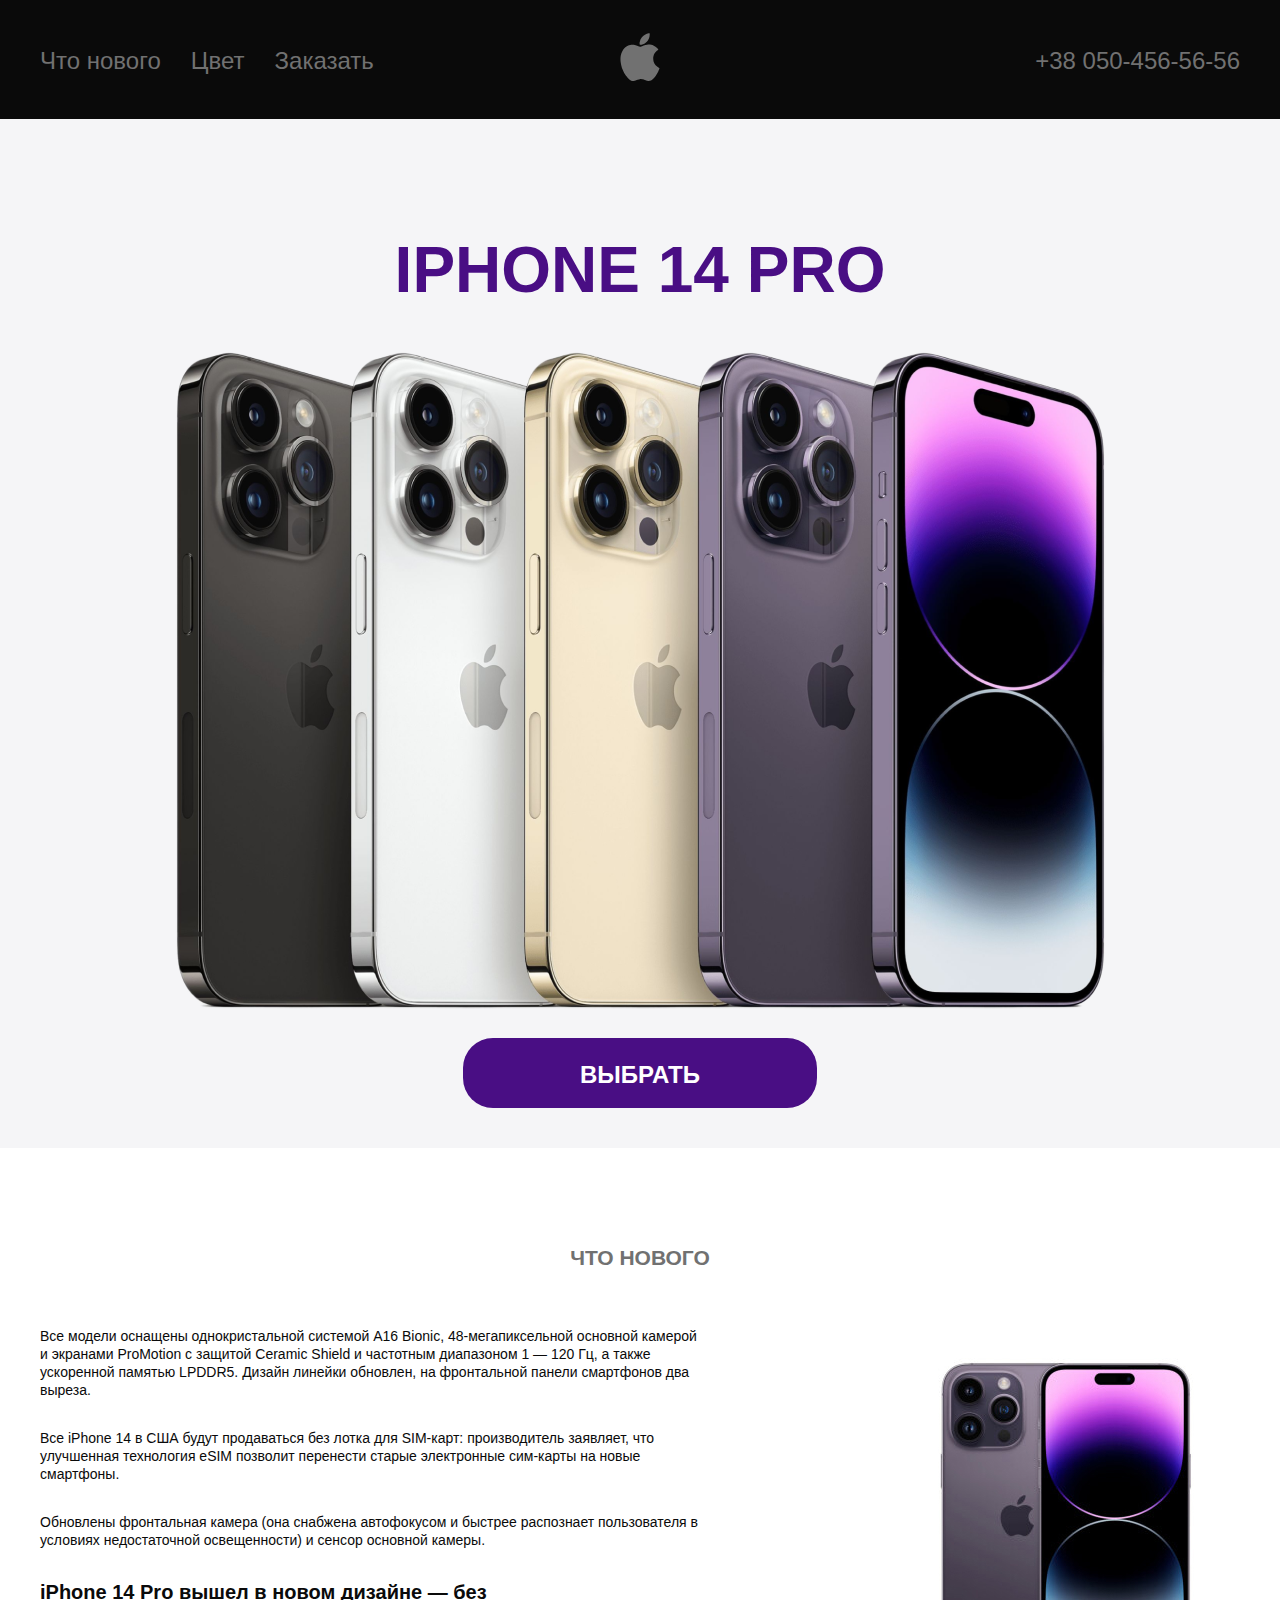
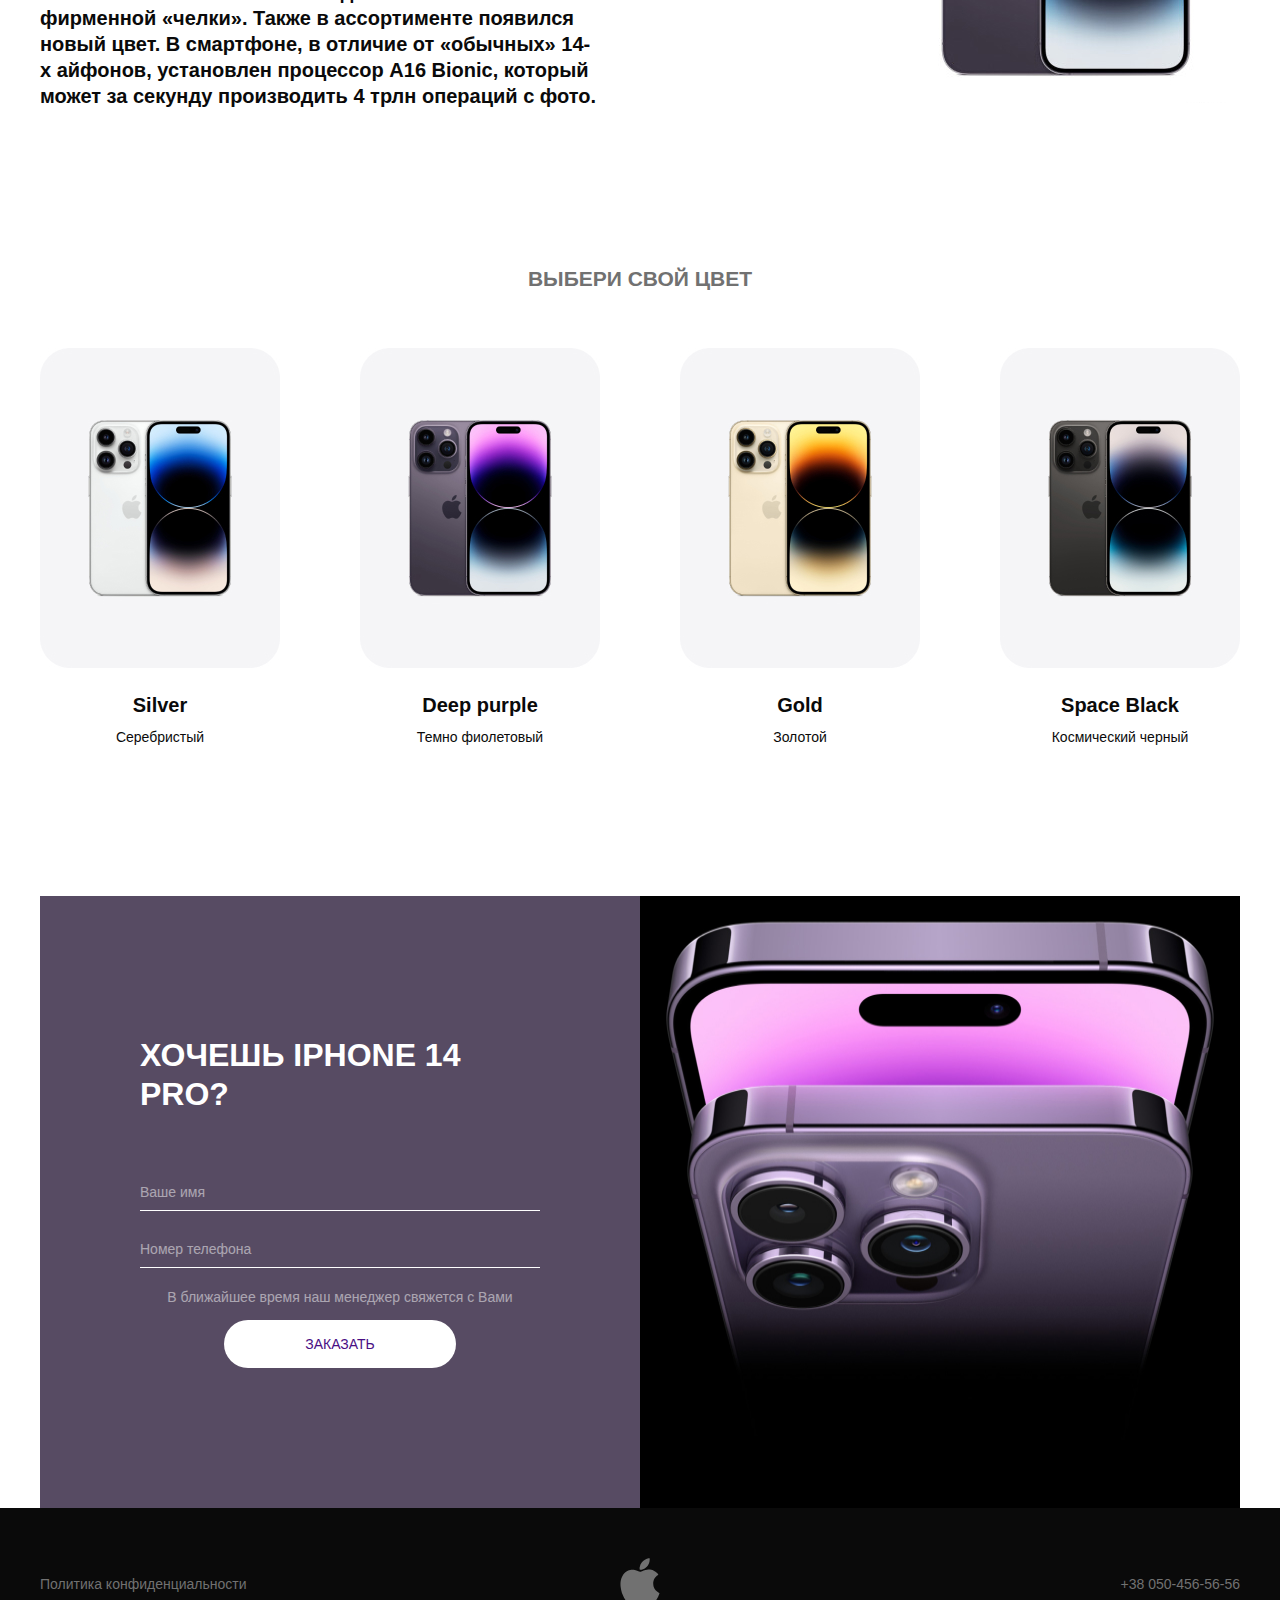
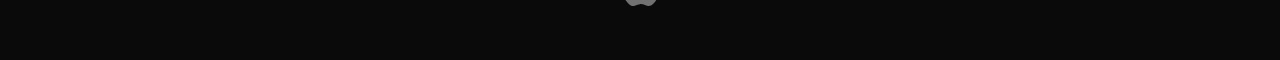
<file: index.html>
<!DOCTYPE html>
<html lang="en">
<head>
    <meta charset="UTF-8">
    <meta name="viewport" content="width=device-width, initial-scale=1.0">
    <link rel="stylesheet" href="css/normalize.css">
    <link rel="stylesheet" href="css/style.css">
    <title>iphone 14 pro</title>
</head>
<body>
    <header class="header">
        <div class="container">
            <nav class="nav">
                <button class="menu-btn" type="button">
                    <span class="btn-line"></span>
                    <span class="btn-line"></span>
                    <span class="btn-line"></span>
                    <span class="btn-line"></span>
                </button>
                <ul class="menu">
                    <li class="menu-item">
                        <a href="#" class="menu-link">Что нового</a>
                    </li>
                    <li class="menu-item">
                        <a href="#" class="menu-link">Цвет</a>
                    </li>
                    <li class="menu-item">
                        <a href="" class="menu-link">Заказать</a>  
                    </li>
                </ul>

                <a class="logo">
                    <img src="images/logo.svg" alt="логотип сайта" class="logo-img">
                </a>

                <a href="tel:380504565656" class="phone">+38 050-456-56-56</a>
            </nav>
        </div>
    </header>
    <main class="main">
        <section class="headline">
            <div class="container">
                <h1 class="title">IPHONE 14 PRO</h1>
                <img src="images/iphone.png" alt="IPHONE 14 PRO" class="headline-img">
                <a href="#" class="headline-btn">ВЫБРАТЬ</a>
            </div>
        </section>
        <section class="new">
            <div class="container">
                <h2 class="new-title">ЧТО НОВОГО</h2>
                <div class="new-info">
                    <div class="new-text">
                        <p>
                            Все модели оснащены однокристальной системой A16 Bionic, 48-мегапиксельной основной камерой и экранами ProMotion с защитой Ceramic Shield и частотным диапазоном 1 — 120 Гц, а также ускоренной памятью LPDDR5. Дизайн линейки обновлен, на фронтальной панели смартфонов два выреза. 
                        </p>
                        <p>
                            Все iPhone 14 в США будут продаваться без лотка для SIM-карт: производитель заявляет, что улучшенная технология eSIM позволит перенести старые электронные сим-карты на новые смартфоны.
                        </p>
                        <p>
                            Обновлены фронтальная камера (она снабжена автофокусом и быстрее распознает пользователя в условиях недостаточной освещенности) и сенсор основной камеры.
                        </p>
                        <b>
                            iPhone 14 Pro вышел в новом дизайне — без фирменной «челки». Также в ассортименте появился новый цвет. В смартфоне, в отличие от «обычных» 14-х айфонов, установлен процессор A16 Bionic, который может за секунду производить 4 трлн операций с фото.
                        </b>
                    </div>
                    <img class="images-new" src="images/iphone-news.jpg" alt="iphone">
                </div>
            </div>
        </section>
        <section>
            <div class="container">
                <h2 class="color-title">ВЫБЕРИ СВОЙ ЦВЕТ</h2>
                <ul class="color-list">
                    <li class="color-item">
                        <img src="images/color-1.jpg" alt="">
                        <h3>Silver</h3>
                        <p>Серебристый</p>
                    </li>
                    <li class="color-item">
                        <img src="images/color-2.jpg" alt="">
                        <h3>Deep purple</h3>
                        <p>Темно фиолетовый</p>
                    </li>
                    <li class="color-item">
                        <img src="images/color-3.jpg" alt="">
                        <h3>Gold</h3>
                        <p>Золотой</p>
                    </li>
                    <li class="color-item">
                        <img src="images/color-4.jpg" alt="">
                        <h3>Space Black</h3>
                        <p>Космический черный</p>
                    </li>
                </ul>
            </div>
        </section>
        <section class="contacts">
            <div class="container">
                <div class="contacts-inner">
                    <form action="#" class="contacts-form">
                        <h2 class="contacts-title">ХОЧЕШЬ IPHONE 14 PRO?</h2>
                        <input type="text" class="contacts-input" placeholder="Ваше имя">
                        <input type="tel" class="contacts-input" placeholder="Номер телефона">
                        <p>В ближайшее время наш менеджер свяжется с Вами</p>
                        <button type="submit">ЗАКАЗАТЬ</button>
                    </form>
                    <img class="contacts-img" src="images/contact.jpg" alt="">
                </div>
            </div>
        </section>
    </main>
    <footer class="footer">
        <div class="container">
            <div class="footer-inner">
                <a href="#" class="footer-link">Политика конфиденциальности</a>
                <a class="logo">
                    <img src="images/logo.svg" alt="логотип сайта" class="logo-img">
                </a>
                <a href="tel:380504565656" class="phone">
                    +38 050-456-56-56
                </a>
            </div>
        </div>
    </footer>
    <script src="js/main.js"></script>
</body>
</html>
</file>
<file: css/style.css>
a {
    text-decoration: none;
    color: inherit;
}
ul {
    margin: 0;
    padding: 0;
    list-style: none;
}
body {
    font-family: 'Inter', sans-serif;
    font-size: 14px;
    line-height: 18px;
    font-weight: 400;
    color: #0a0a0a
}
.header {
    background-color: #0a0a0a;
    padding: 33px 0 32px;
    font-size: 24px;
    line-height: 29px;
    color: #717171
}
.container {
    max-width: 1200px;
    margin: 0 auto;
    padding: 0 15px;
}
.nav {
    display: flex;
    justify-content: space-between;
    align-items: center;
}
.menu {
    display: flex;
    flex-grow: 1;
    flex-basis: 0;
}
.phone {
    flex-grow: 1;
    flex-basis: 0;
    text-align: right;
}
.menu-item {
    padding-right: 30px;
}
.headline {
    background-color: #f5f5f7;
    text-align: center;
    padding: 70px 0 40px;
}
.title {
    text-transform: uppercase;
    margin-bottom: 0 0 40px;
    color: #490E84;
    font-weight: 700;
    font-size: 64px;
    line-height: 77px;
}
.headline-img {
    margin-bottom: 25px;
}
.headline-btn {
    display: inline-block;
    font-weight: 700;
    font-size: 24px;
    line-height: 29px;
    text-transform: uppercase;
    color: #fff;
    background-color: #490E84;
    padding-top: 22px;
    padding-left: 117px;
    padding-right: 117px;
    padding-bottom: 19px;
    border-radius: 30px;
}
.new {
    padding: 90px 0 150px;
}
.new-title,
.color-title {
    margin: 0 0 50px;
    text-transform: uppercase;
    text-align: center;
    color: #717171;
    font-size: 32;
    line-height: 39px;
    font-weight: 700;
}
.new-info {
    display: flex;
    align-items: center;
}
.new-text p {
    max-width: 560;
    margin: 0 0 30px;
}
.new-text b {
    max-width: 560px;
    font-size: 20px;
    line-height: 26px;
    display: block;
}
.images-new {
    margin-left: 190px;
}
.color {
    padding-bottom: 150px;
}
.color-list {
    display: flex;
    justify-content: space-between;
    text-align: center;
}
.color-item img {
    margin-bottom: 20px;
}
.color-item h3 {
    font-size: 20px;
    line-height: 26px;
    margin: 0 0 10px;
}
.color-item p {
    margin: 0;
}
.contacts-inner {
    display: flex;
    background-color: #574b63;
    color: #fff;
    margin-top: 150px;
}
.contacts-form {
    width: 100%;
    padding: 140px 100px;
    text-align: center;
}
.contacts-title {
    margin: 0 0 60px;
    text-transform: uppercase;
    font-size: 32px;
    line-height: 39px;
    text-align: left;
}
.contacts-input {
    padding: 10px 0;
    border: none;
    border-bottom: 1px solid #fff;
    display: block;
    width: 100%;
    margin-bottom: 20px;
    background-color: #574b63;
}
.contacts-input::placeholder {
    font-size: 14px;
    line-height: 18px;
    color: #fff;
    opacity: .5;
    font-family: "Inter", sans-serif;
    font-weight: 400;
}
.contacts-form p {
    opacity: .5;
}

.contacts-form button {
    border: none;
    text-transform: none;
    color: #490e84;
    background-color: #fff;
    border-radius: 30px;
    padding: 16px 81px;
    font-weight: 400;
    cursor: pointer;
}
.footer {
    background-color: #0a0a0a;
}
.footer-link {
    flex-basis: 0;
    flex-grow: 1;
}
.footer-inner {
    color:#717171;
    display: flex;
    align-items: center;
    justify-content: space-between;
    padding: 50px 0;
}
.menu-btn {
    display: none;
}
@media(max-width: 1200px) {
    .headline-img {
        max-width: 100%;
    }
    .contacts-inner {
       display: block; 
    }
    .contacts-form {
        width: auto;
    }
    .contacts-title {
        text-align: center;
    }
    .contacts-img {
        width: 100%;
    }
    .contacts {
        background-color: #574B63;
    }
}
@media(max-width: 1100px) {
    .color-list {
        flex-wrap: wrap;
    }
    .color-item {
        width: 50%;
        margin-bottom: 30px;
    }
}
@media(max-width: 940px) {
    .menu-btn {
        display: inline-block;
        width: 50px;
        height: 50px;
        background-color: transparent;
        order: 1;
        border: none;
        cursor: pointer;
        position: relative;
        z-index: 50;
    }
    .logo,
    .phone {
        position: relative;
        z-index: 50;
    }
    .btn-line {
        position: absolute;
        left: 0;
        width: 100%;
        background-color: #fff;
        height: 2px;
        transition: .3s ease;
    }
    .btn-line:nth-child(1) {
        top: 0;
    }
    .btn-line:nth-child(2) {
        top: 20px;
    }
    .btn-line:nth-child(3) {
        top: 20px;
    }
    .btn-line:nth-child(4) {
        top: 40px;
    }
    .menu-open .btn-line:nth-child(1) {
        transform: scaleX(0);
    }
    .menu-open .btn-line:nth-child(2) {
        transform: rotate(45deg)
    }
    .menu-open .btn-line:nth-child(3) {
        transform: rotate(-45deg)
    }
    .menu-open .btn-line:nth-child(4) {
        transform: scaleX(0);
    }
    .menu {
        position: absolute;
        left: 0;
        top:0;
        right: 0;
        bottom: 0;
        background-color: #0a0a0a;
        display: flex;
        justify-content: center;
        align-items: center;
        flex-direction: column;
        transform: translateY(-100%);
        transition: .3s ease;
    }
    .menu-open .menu {
        transform: translateY(0%);
    }
    .menu-item {
        padding: 50px 0;
        font-size: 56px;

    }
    .images-new {
        display: none;
    }
    .new-text p,
    .new-text b {
        max-width: 100%;
        margin: 0 0 30px;
    }
    .phone {
        text-align: center;
    }
}
@media(max-width: 768px) {
    .headline,
    .new {
        padding: 50px 0;
    }
    .color {
        padding-bottom: 50px;
    }
    .contacts-form {
        padding: 50px 70px;
    }
}
@media(max-width: 640px) {
    .footer-inner {
        padding: 20px 0;
        flex-direction: column;
    }
    .footer-inner .logo {
        margin: 15px 0;
    }
}
@media(max-width: 560px) {
    .title {
        font-size: 34px;
        line-height: 42px;
    }
    .color-title, .new-title,
    .contacts-title {
        font-size: 28px;
        line-height: 32px;
    }
    .headline-btn {
        font-size: 18px;
        line-height: 22px;
        padding: 16px 90px;
    }
    .color-item,
    .color-item img  {
        width: 100%;
    }
    .contacts-form {
        padding: 50px 30px;
    }
}
@media(max-width: 420px) {
    .nav {
        flex-wrap: wrap;
    }
    .phone {
        flex-basis: auto;
        margin-top: 50px;
        order: 3;
        width: 100%;
    }
    .menu-item {
        font-size: 32px;
    }
}
@media(max-width: 375px) {
    .contacts-form {
        padding: 50px 10px;
    }
}
</file>
